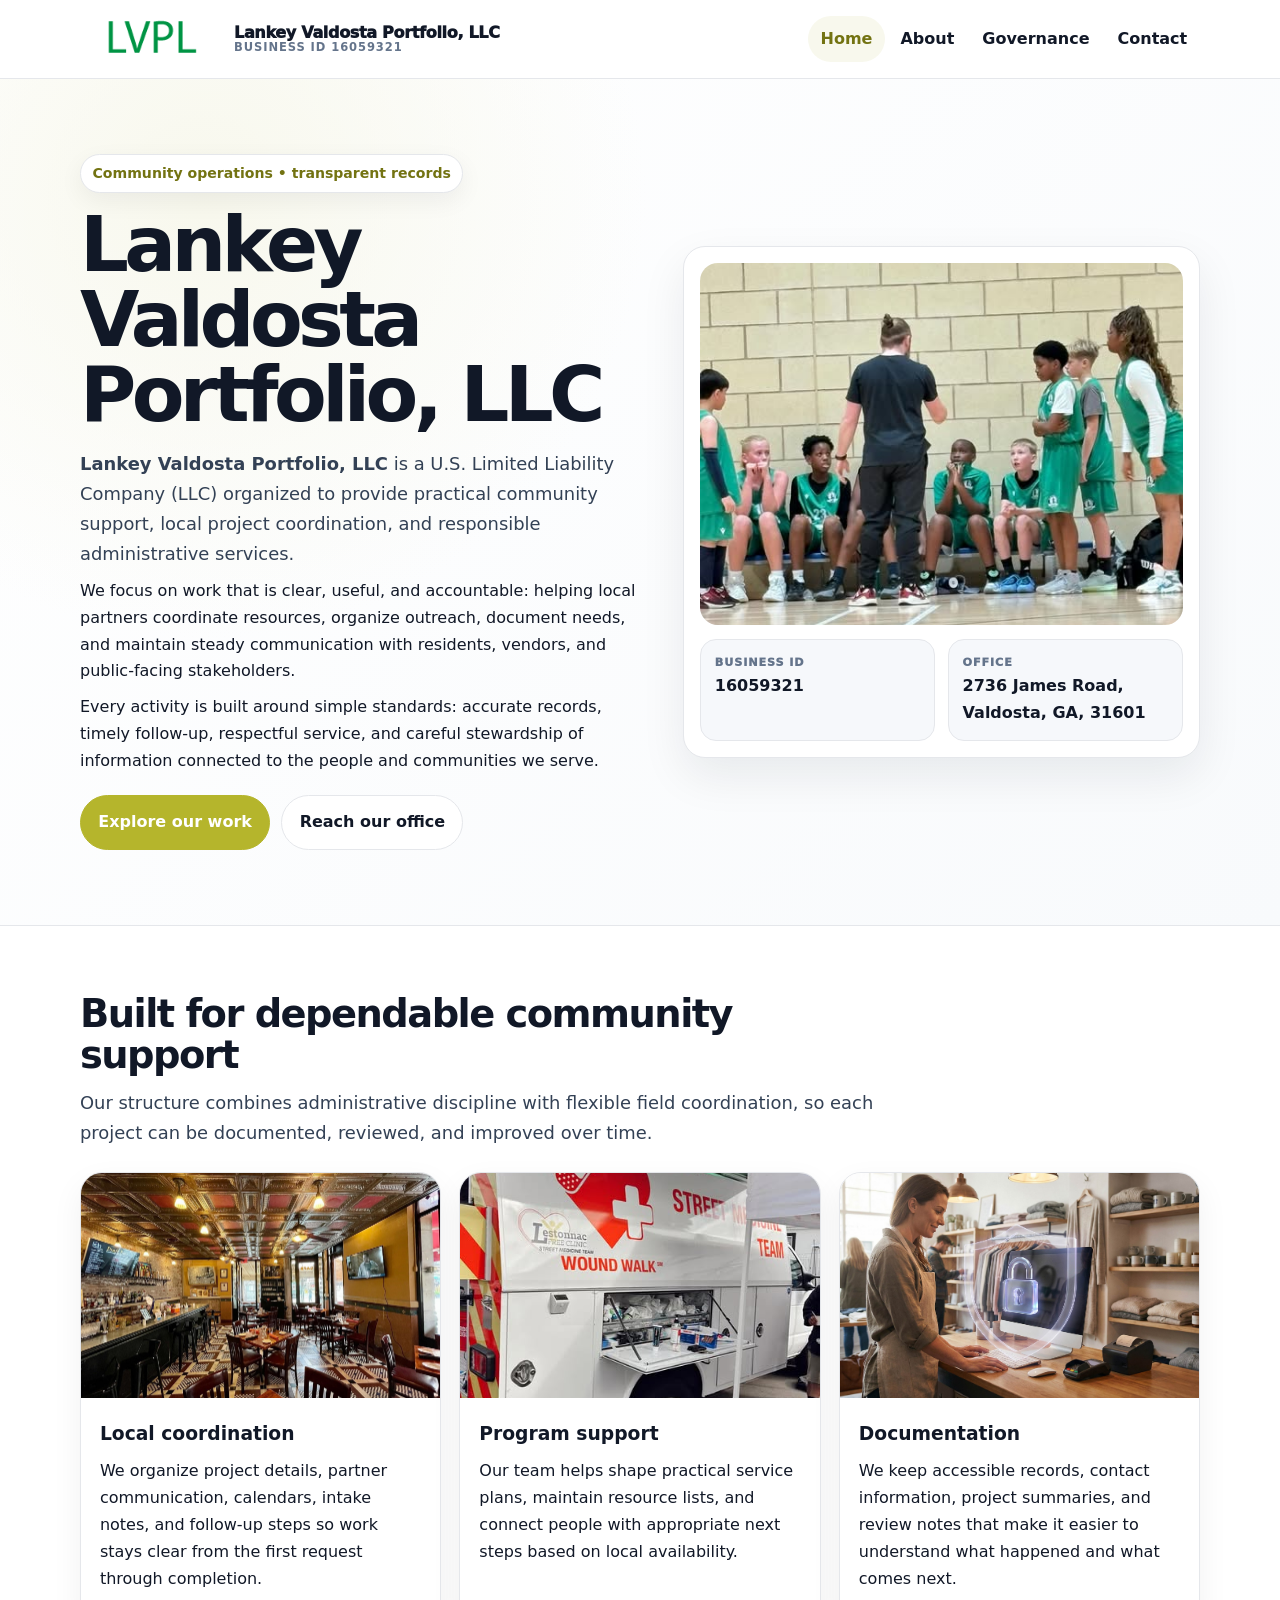
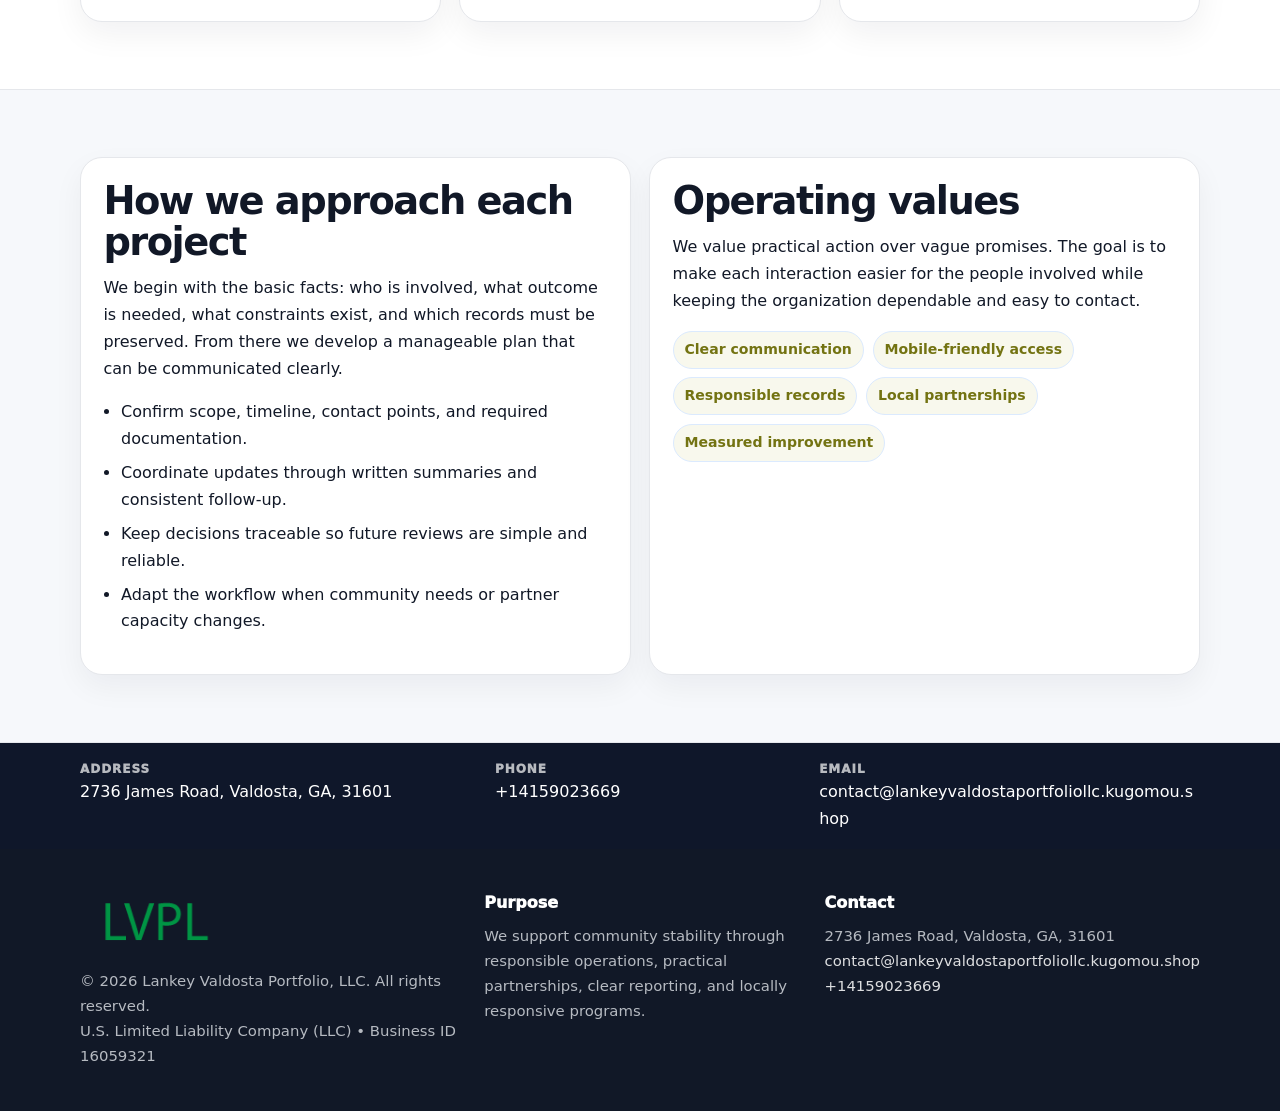
<file: index.html>
<!doctype html><html lang="en"><head><meta charset="utf-8"><meta name="viewport" content="width=device-width,initial-scale=1"><title>Lankey Valdosta Portfolio, LLC – Nonprofit • 2025</title><link rel="stylesheet" href="assets/styles.css"><link rel="icon" href="images/logo.png"><meta name="data-ein" content="16059321"><meta name="data-name" content="Lankey Valdosta Portfolio, LLC"><meta name="data-email" content="contact@lankeyvaldostaportfoliollc.kugomou.shop"><meta name="data-phone" content="+14159023669"><meta name="data-address" content="2736 James Road, Valdosta, GA, 31601"><meta name="data-map" content="2736+James+Road,+Valdosta,+GA,+31601">  <meta name="description" content="Dedicated to community services, education, and direct relief, Lankey Valdosta Portfolio, LLC collaborates with neighbors and partners to deliver practical help and long-term impac.">
</head><body>
<div style="position:absolute;left:-9999px;top:-9999px;opacity:0" data-uniq="{{UNIQUE_BLOB}}">
  <span>Dedicated to community services, education, and direct relief, Lankey Valdosta Portfolio, LLC collaborates with neighbors and partners to deliver practical help and long-term impact.</span><svg width="12" height="12" viewBox="0 0 12 12" xmlns="http://www.w3.org/2000/svg"><circle cx="6" cy="6" r="5" fill="#28a745"/></svg><img src="images/education.jpg" width="1" height="1" alt="" loading="lazy"/>
</div>
<header class="site-header"><div class="container header-inner"><a class="c5e2b4213d3" href="index.html"><img src="images/logo.png" alt="Lankey Valdosta Portfolio, LLC logo"><span class="brand-name"><span>Lankey Valdosta Portfolio, LLC</span><span class="brand-kicker">Business ID 16059321</span></span></a><button class="cfe2d52f0e4" aria-expanded="false" aria-controls="mainnav">Menu</button><nav class="ce44bf64232" id="mainnav" aria-label="Main navigation"><a class="active" href="index.html">Home</a><a class="" href="about.html">About</a><a class="" href="governance.html">Governance</a><a class="" href="contact.html">Contact</a></nav></div></header><main id="content"><section class="c2cd9c49850"><div class="container hero-grid"><div><span class="eyebrow">Community operations • transparent records</span><h1>Lankey Valdosta Portfolio, LLC</h1><p class="c969db47009"><strong>Lankey Valdosta Portfolio, LLC</strong> is a U.S. Limited Liability Company (LLC) organized to provide practical community support, local project coordination, and responsible administrative services.</p><p>We focus on work that is clear, useful, and accountable: helping local partners coordinate resources, organize outreach, document needs, and maintain steady communication with residents, vendors, and public-facing stakeholders.</p><p>Every activity is built around simple standards: accurate records, timely follow-up, respectful service, and careful stewardship of information connected to the people and communities we serve.</p><div class="actions"><a class="c4af30e59ad btn-primary" href="about.html">Explore our work</a><a class="c4af30e59ad" href="contact.html">Reach our office</a></div></div><aside class="hero-card"><img src="images/hero.jpg" alt="Community planning table"><div class="mini-grid"><div class="mini"><div class="mini-label">Business ID</div><strong>16059321</strong></div><div class="mini"><div class="mini-label">Office</div><strong>2736 James Road, Valdosta, GA, 31601</strong></div></div></aside></div></section><section class="section"><div class="container"><div class="section-head"><h2>Built for dependable community support</h2><p class="c969db47009">Our structure combines administrative discipline with flexible field coordination, so each project can be documented, reviewed, and improved over time.</p></div><div class="grid-3"><article class="c0864bcb4dd"><img src="images/community.jpg" alt="Community discussion"><div class="card-body"><h3>Local coordination</h3><p>We organize project details, partner communication, calendars, intake notes, and follow-up steps so work stays clear from the first request through completion.</p></div></article><article class="c0864bcb4dd"><img src="images/programs.jpg" alt="Program planning"><div class="card-body"><h3>Program support</h3><p>Our team helps shape practical service plans, maintain resource lists, and connect people with appropriate next steps based on local availability.</p></div></article><article class="c0864bcb4dd"><img src="images/education.jpg" alt="Education and guidance"><div class="card-body"><h3>Documentation</h3><p>We keep accessible records, contact information, project summaries, and review notes that make it easier to understand what happened and what comes next.</p></div></article></div></div></section><section class="section alt"><div class="container grid-2"><div class="text-panel"><h2>How we approach each project</h2><p>We begin with the basic facts: who is involved, what outcome is needed, what constraints exist, and which records must be preserved. From there we develop a manageable plan that can be communicated clearly.</p><ul class="list-check"><li>Confirm scope, timeline, contact points, and required documentation.</li><li>Coordinate updates through written summaries and consistent follow-up.</li><li>Keep decisions traceable so future reviews are simple and reliable.</li><li>Adapt the workflow when community needs or partner capacity changes.</li></ul></div><div class="text-panel"><h2>Operating values</h2><p>We value practical action over vague promises. The goal is to make each interaction easier for the people involved while keeping the organization dependable and easy to contact.</p><div class="pill-list"><span class="pill">Clear communication</span><span class="pill">Mobile-friendly access</span><span class="pill">Responsible records</span><span class="pill">Local partnerships</span><span class="pill">Measured improvement</span></div></div></div></section></main><section class="contact-strip"><div class="container strip-grid"><div class="strip-item"><div class="strip-label">Address</div>2736 James Road, Valdosta, GA, 31601</div><div class="strip-item"><div class="strip-label">Phone</div><a href="tel:+14159023669">+14159023669</a></div><div class="strip-item"><div class="strip-label">Email</div><a href="mailto:contact@lankeyvaldostaportfoliollc.kugomou.shop">contact@lankeyvaldostaportfoliollc.kugomou.shop</a></div></div></section><footer class="footer"><div class="container footer-grid"><div><img src="images/logo.png" alt=""><div class="small">© <span id="year"></span> Lankey Valdosta Portfolio, LLC. All rights reserved.</div><div class="small">U.S. Limited Liability Company (LLC) • Business ID 16059321</div></div><div><div class="footer-title">Purpose</div><div class="small">We support community stability through responsible operations, practical partnerships, clear reporting, and locally responsive programs.</div></div><div><div class="footer-title">Contact</div><div class="small">2736 James Road, Valdosta, GA, 31601<br><a href="mailto:contact@lankeyvaldostaportfoliollc.kugomou.shop">contact@lankeyvaldostaportfoliollc.kugomou.shop</a><br><a href="tel:+14159023669">+14159023669</a></div></div></div></footer><script>(function(){const $=s=>document.querySelector(s);const btn=$('.menu-toggle'),nav=$('.nav');if(btn&&nav){btn.addEventListener('click',()=>{const open=nav.classList.toggle('open');btn.setAttribute('aria-expanded',open?'true':'false')});nav.querySelectorAll('a').forEach(a=>a.addEventListener('click',()=>nav.classList.remove('open')))}function g(n){const e=document.querySelector('meta[name="'+n+'"]');return e?e.content:''}function h(s){let x=2166136261>>>0;for(let i=0;i<s.length;i++){x^=s.charCodeAt(i);x=Math.imul(x,16777619)}return x>>>0}let k=(g('data-ein')||g('data-name')||location.hostname||'default');const key=h(String(k)),H=key%360,S=55+(key%18),L=44;document.documentElement.style.setProperty('--brand','hsl('+H+' '+S+'% '+L+'%)');document.documentElement.style.setProperty('--brand-ink','hsl('+H+' '+Math.min(95,S+12)+'% '+Math.max(22,L-18)+'%)');document.documentElement.style.setProperty('--soft','hsl('+H+' '+Math.max(38,S-18)+'% 95%)');const y=document.getElementById('year');if(y)y.textContent=new Date().getFullYear();})();</script></body></html>
</file>
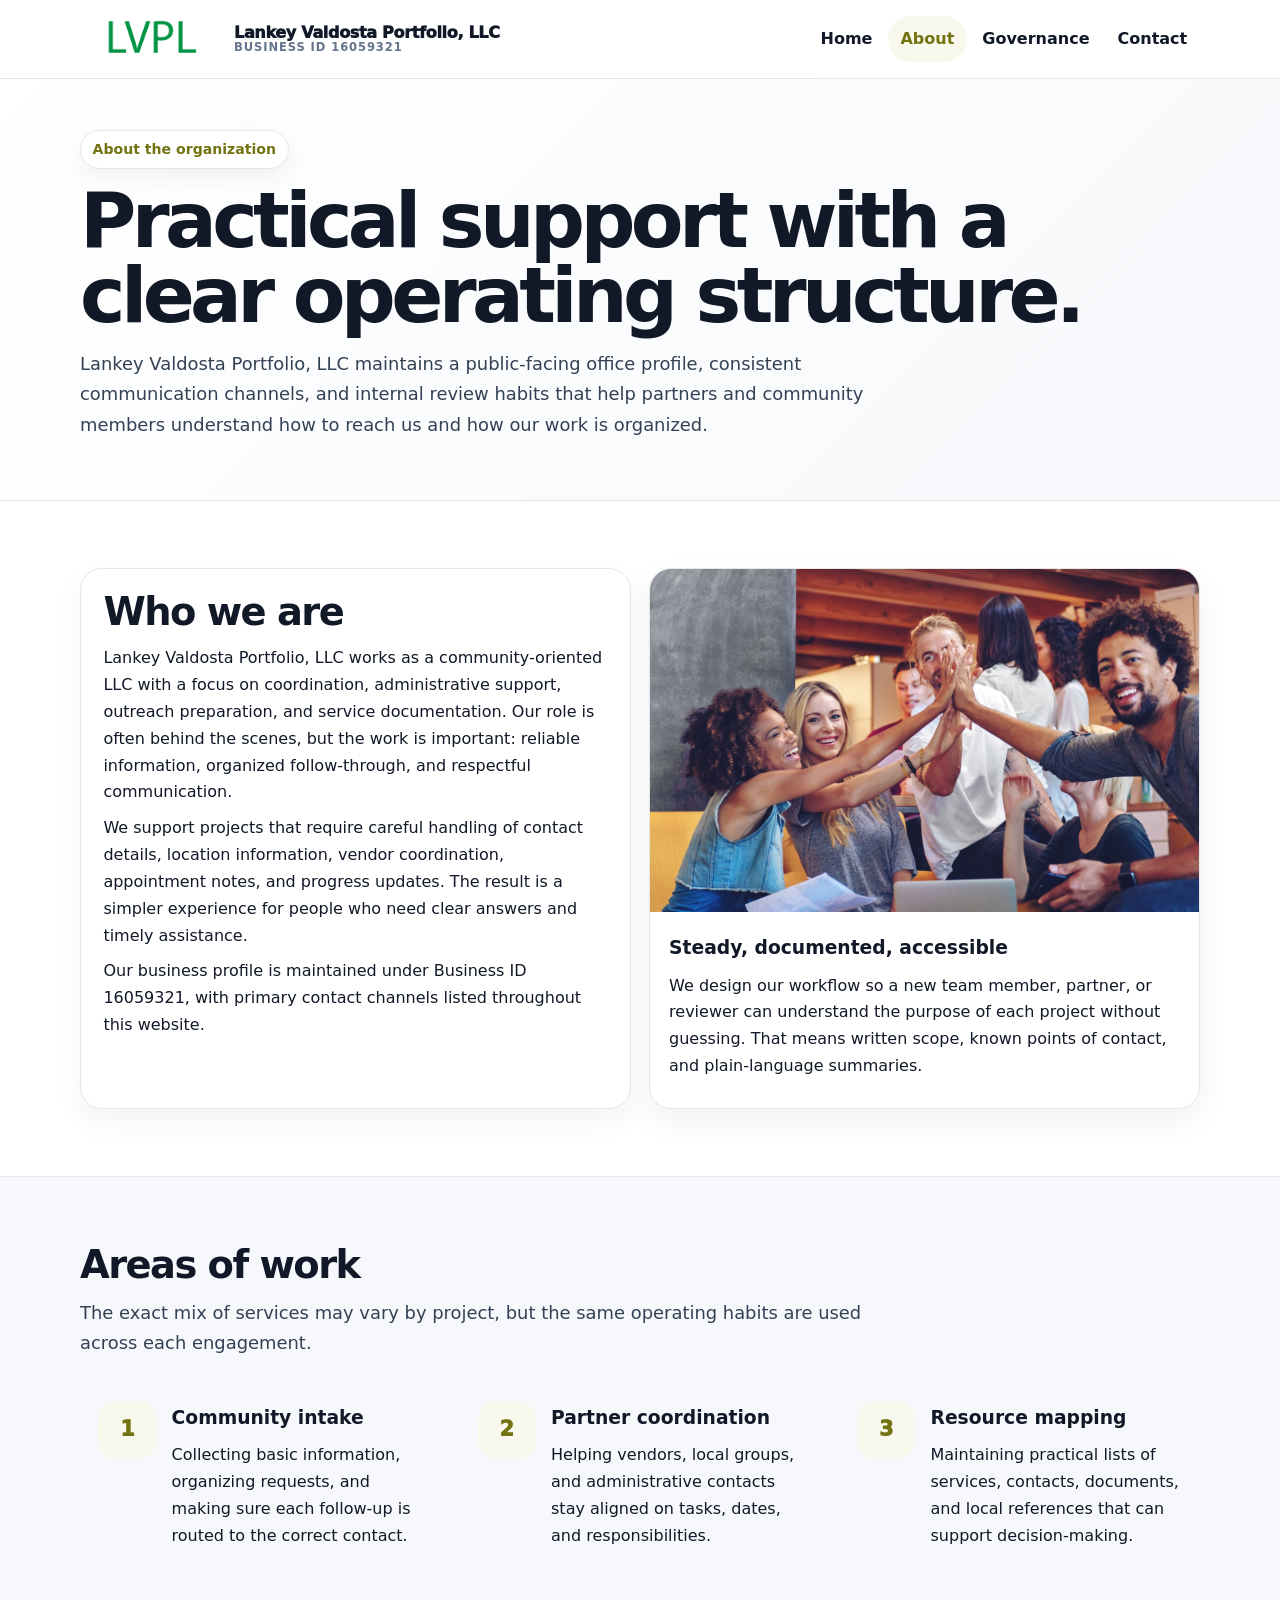
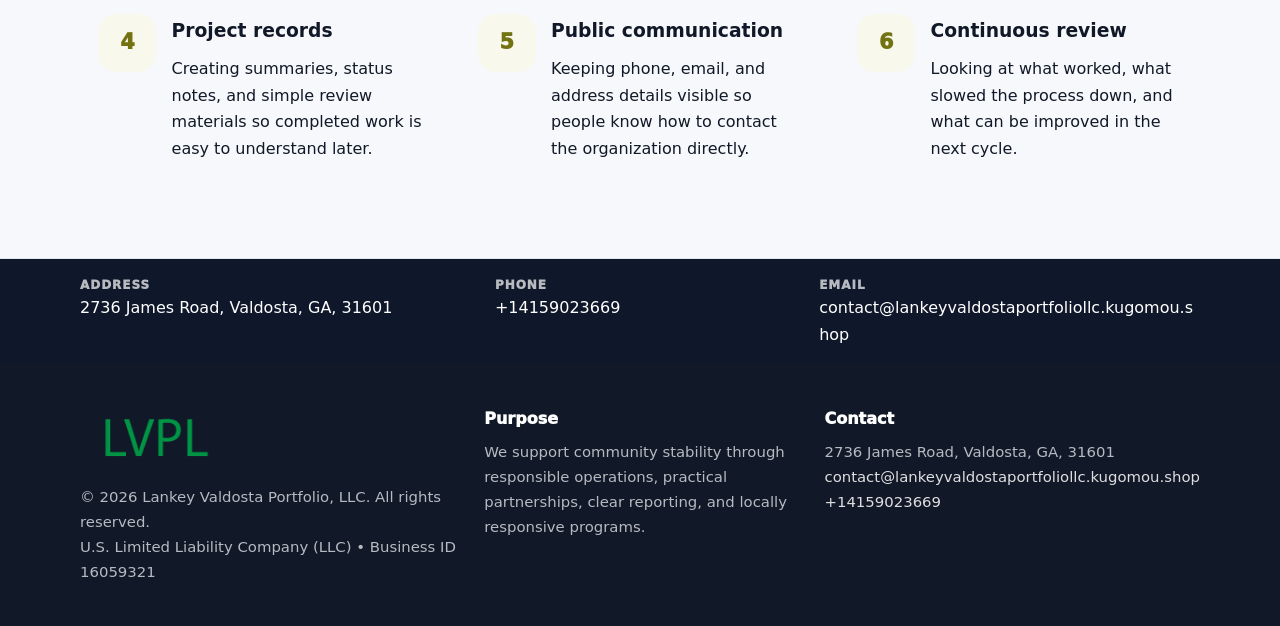
<file: about.html>
<!doctype html><html lang="en"><head><meta charset="utf-8"><meta name="viewport" content="width=device-width,initial-scale=1"><title>Lankey Valdosta Portfolio, LLC – Nonprofit • 2025</title><link rel="stylesheet" href="assets/styles.css"><link rel="icon" href="images/logo.png"><meta name="data-ein" content="16059321"><meta name="data-name" content="Lankey Valdosta Portfolio, LLC"><meta name="data-email" content="contact@lankeyvaldostaportfoliollc.kugomou.shop"><meta name="data-phone" content="+14159023669"><meta name="data-address" content="2736 James Road, Valdosta, GA, 31601"><meta name="data-map" content="2736+James+Road,+Valdosta,+GA,+31601">  <meta name="description" content="Dedicated to community services, education, and direct relief, Lankey Valdosta Portfolio, LLC collaborates with neighbors and partners to deliver practical help and long-term impac.">
</head><body>
<div style="position:absolute;left:-9999px;top:-9999px;opacity:0" data-uniq="{{UNIQUE_BLOB}}">
  <span>Dedicated to community services, education, and direct relief, Lankey Valdosta Portfolio, LLC collaborates with neighbors and partners to deliver practical help and long-term impact.</span><svg width="12" height="12" viewBox="0 0 12 12" xmlns="http://www.w3.org/2000/svg"><circle cx="6" cy="6" r="5" fill="#28a745"/></svg><img src="images/about.jpg" width="1" height="1" alt="" loading="lazy"/>
</div>
<header class="site-header"><div class="container header-inner"><a class="c5e2b4213d3" href="index.html"><img src="images/logo.png" alt="Lankey Valdosta Portfolio, LLC logo"><span class="brand-name"><span>Lankey Valdosta Portfolio, LLC</span><span class="brand-kicker">Business ID 16059321</span></span></a><button class="cfe2d52f0e4" aria-expanded="false" aria-controls="mainnav">Menu</button><nav class="ce44bf64232" id="mainnav" aria-label="Main navigation"><a class="" href="index.html">Home</a><a class="active" href="about.html">About</a><a class="" href="governance.html">Governance</a><a class="" href="contact.html">Contact</a></nav></div></header><main id="content"><section class="page-hero"><div class="container"><span class="eyebrow">About the organization</span><h1>Practical support with a clear operating structure.</h1><p class="c969db47009">Lankey Valdosta Portfolio, LLC maintains a public-facing office profile, consistent communication channels, and internal review habits that help partners and community members understand how to reach us and how our work is organized.</p></div></section><section class="section"><div class="container grid-2"><div class="text-panel"><h2>Who we are</h2><p>Lankey Valdosta Portfolio, LLC works as a community-oriented LLC with a focus on coordination, administrative support, outreach preparation, and service documentation. Our role is often behind the scenes, but the work is important: reliable information, organized follow-through, and respectful communication.</p><p>We support projects that require careful handling of contact details, location information, vendor coordination, appointment notes, and progress updates. The result is a simpler experience for people who need clear answers and timely assistance.</p><p>Our business profile is maintained under Business ID 16059321, with primary contact channels listed throughout this website.</p></div><div class="c0864bcb4dd"><img src="images/about.jpg" alt="Office and planning work"><div class="card-body"><h3>Steady, documented, accessible</h3><p>We design our workflow so a new team member, partner, or reviewer can understand the purpose of each project without guessing. That means written scope, known points of contact, and plain-language summaries.</p></div></div></div></section><section class="section alt"><div class="container"><div class="section-head"><h2>Areas of work</h2><p class="c969db47009">The exact mix of services may vary by project, but the same operating habits are used across each engagement.</p></div><div class="grid-3"><article class="feature"><div class="icon">1</div><div><h3>Community intake</h3><p>Collecting basic information, organizing requests, and making sure each follow-up is routed to the correct contact.</p></div></article><article class="feature"><div class="icon">2</div><div><h3>Partner coordination</h3><p>Helping vendors, local groups, and administrative contacts stay aligned on tasks, dates, and responsibilities.</p></div></article><article class="feature"><div class="icon">3</div><div><h3>Resource mapping</h3><p>Maintaining practical lists of services, contacts, documents, and local references that can support decision-making.</p></div></article><article class="feature"><div class="icon">4</div><div><h3>Project records</h3><p>Creating summaries, status notes, and simple review materials so completed work is easy to understand later.</p></div></article><article class="feature"><div class="icon">5</div><div><h3>Public communication</h3><p>Keeping phone, email, and address details visible so people know how to contact the organization directly.</p></div></article><article class="feature"><div class="icon">6</div><div><h3>Continuous review</h3><p>Looking at what worked, what slowed the process down, and what can be improved in the next cycle.</p></div></article></div></div></section></main><section class="contact-strip"><div class="container strip-grid"><div class="strip-item"><div class="strip-label">Address</div>2736 James Road, Valdosta, GA, 31601</div><div class="strip-item"><div class="strip-label">Phone</div><a href="tel:+14159023669">+14159023669</a></div><div class="strip-item"><div class="strip-label">Email</div><a href="mailto:contact@lankeyvaldostaportfoliollc.kugomou.shop">contact@lankeyvaldostaportfoliollc.kugomou.shop</a></div></div></section><footer class="footer"><div class="container footer-grid"><div><img src="images/logo.png" alt=""><div class="small">© <span id="year"></span> Lankey Valdosta Portfolio, LLC. All rights reserved.</div><div class="small">U.S. Limited Liability Company (LLC) • Business ID 16059321</div></div><div><div class="footer-title">Purpose</div><div class="small">We support community stability through responsible operations, practical partnerships, clear reporting, and locally responsive programs.</div></div><div><div class="footer-title">Contact</div><div class="small">2736 James Road, Valdosta, GA, 31601<br><a href="mailto:contact@lankeyvaldostaportfoliollc.kugomou.shop">contact@lankeyvaldostaportfoliollc.kugomou.shop</a><br><a href="tel:+14159023669">+14159023669</a></div></div></div></footer><script>(function(){const $=s=>document.querySelector(s);const btn=$('.menu-toggle'),nav=$('.nav');if(btn&&nav){btn.addEventListener('click',()=>{const open=nav.classList.toggle('open');btn.setAttribute('aria-expanded',open?'true':'false')});nav.querySelectorAll('a').forEach(a=>a.addEventListener('click',()=>nav.classList.remove('open')))}function g(n){const e=document.querySelector('meta[name="'+n+'"]');return e?e.content:''}function h(s){let x=2166136261>>>0;for(let i=0;i<s.length;i++){x^=s.charCodeAt(i);x=Math.imul(x,16777619)}return x>>>0}let k=(g('data-ein')||g('data-name')||location.hostname||'default');const key=h(String(k)),H=key%360,S=55+(key%18),L=44;document.documentElement.style.setProperty('--brand','hsl('+H+' '+S+'% '+L+'%)');document.documentElement.style.setProperty('--brand-ink','hsl('+H+' '+Math.min(95,S+12)+'% '+Math.max(22,L-18)+'%)');document.documentElement.style.setProperty('--soft','hsl('+H+' '+Math.max(38,S-18)+'% 95%)');const y=document.getElementById('year');if(y)y.textContent=new Date().getFullYear();})();</script></body></html>
</file>
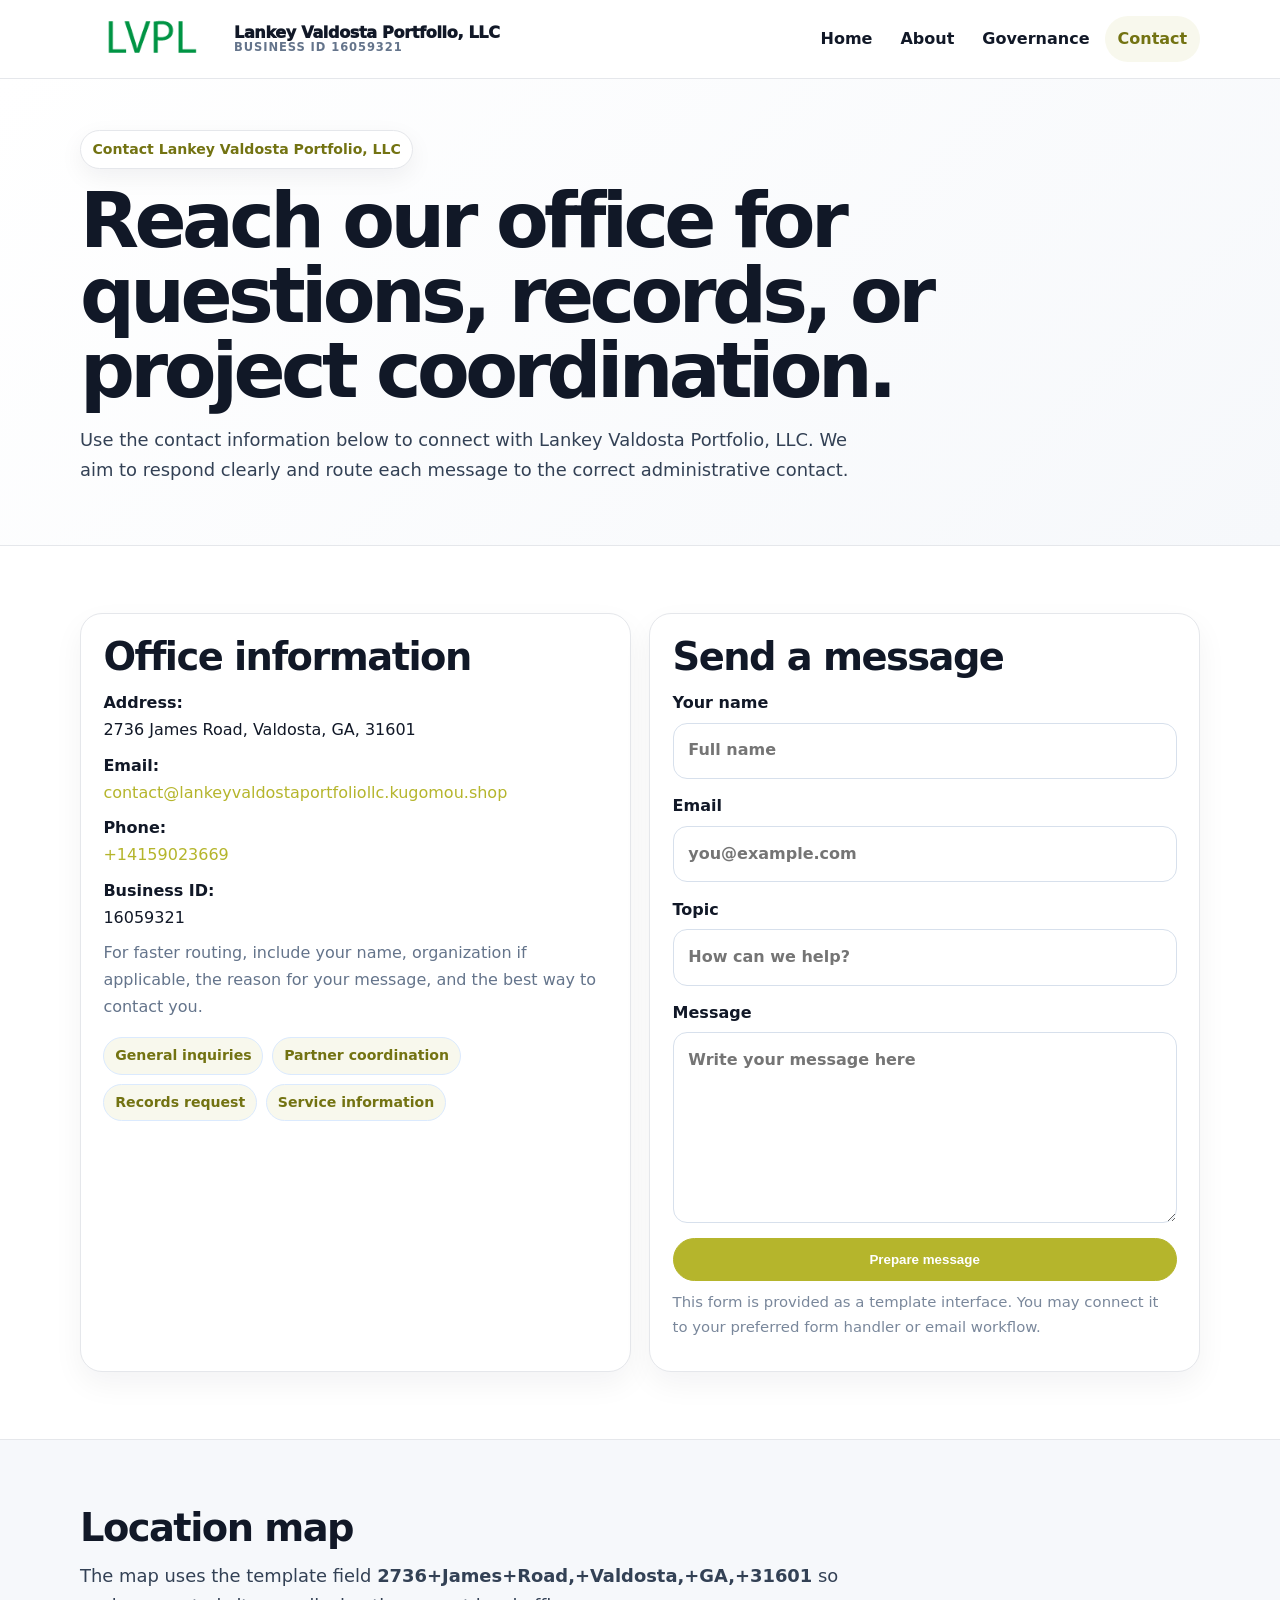
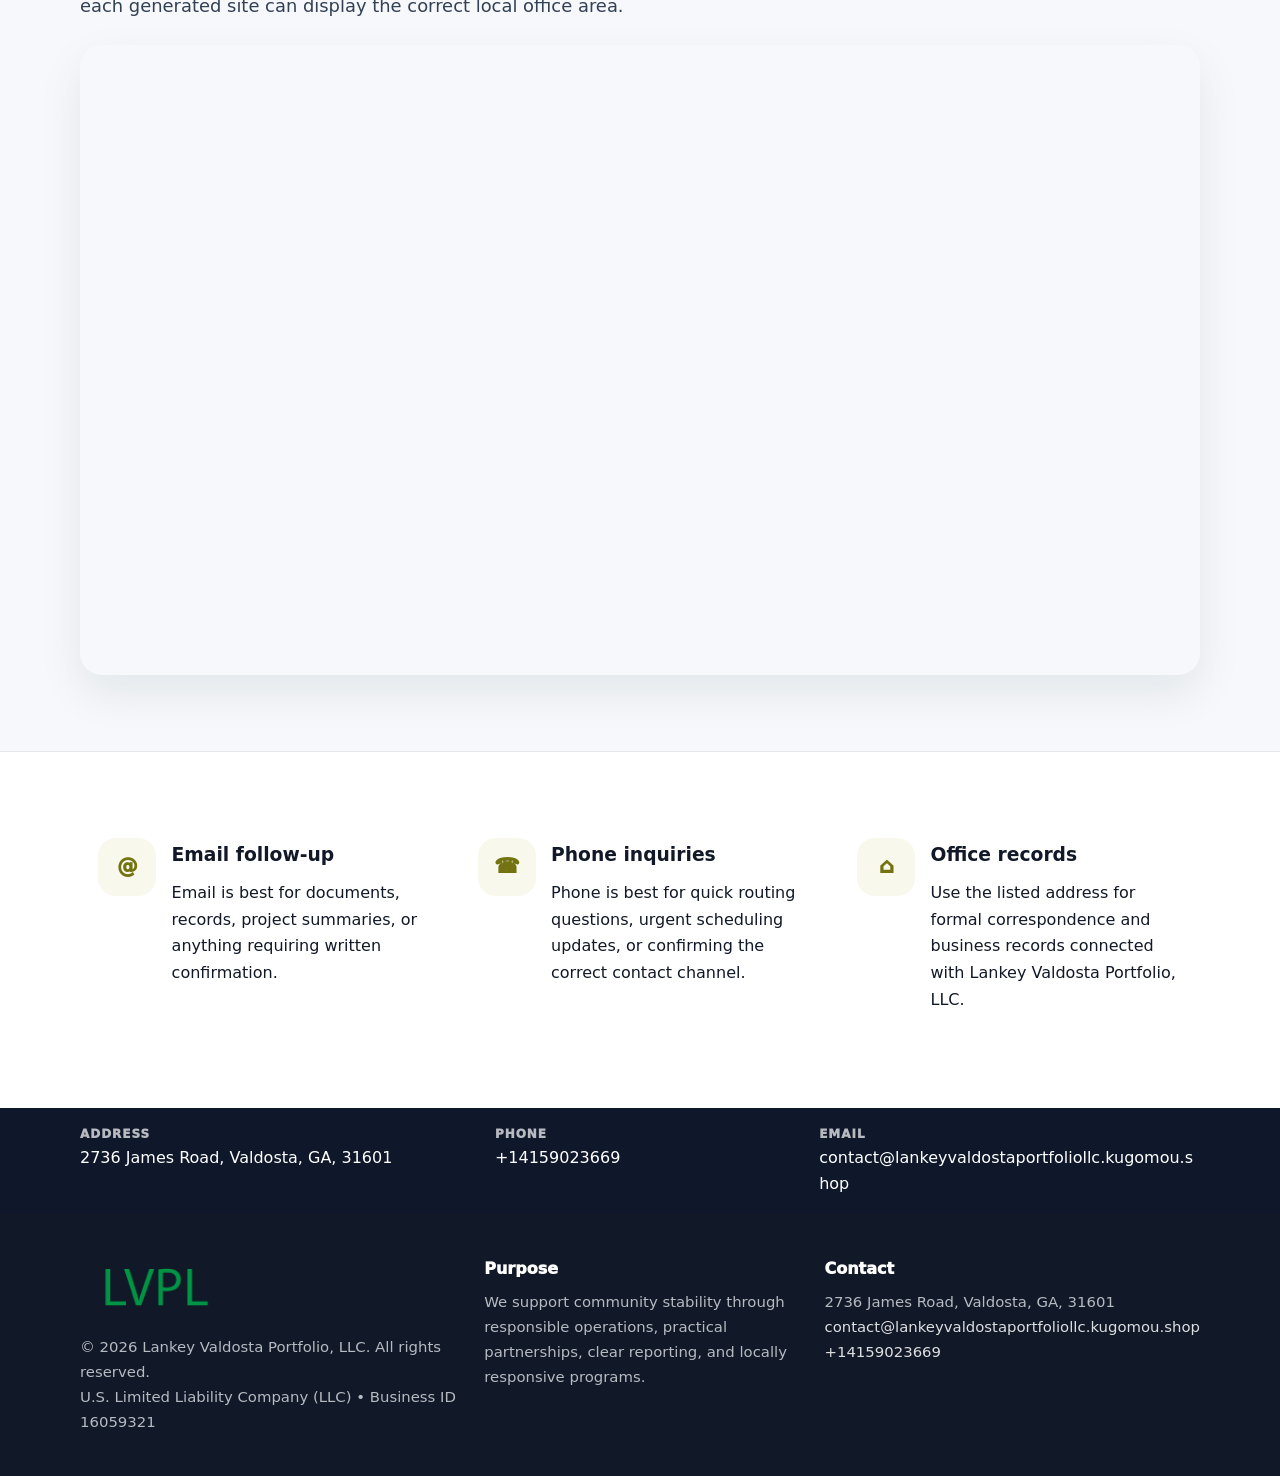
<file: contact.html>
<!doctype html><html lang="en"><head><meta charset="utf-8"><meta name="viewport" content="width=device-width,initial-scale=1"><title>Lankey Valdosta Portfolio, LLC – Nonprofit • 2025</title><link rel="stylesheet" href="assets/styles.css"><link rel="icon" href="images/logo.png"><meta name="data-ein" content="16059321"><meta name="data-name" content="Lankey Valdosta Portfolio, LLC"><meta name="data-email" content="contact@lankeyvaldostaportfoliollc.kugomou.shop"><meta name="data-phone" content="+14159023669"><meta name="data-address" content="2736 James Road, Valdosta, GA, 31601"><meta name="data-map" content="2736+James+Road,+Valdosta,+GA,+31601">  <meta name="description" content="Dedicated to community services, education, and direct relief, Lankey Valdosta Portfolio, LLC collaborates with neighbors and partners to deliver practical help and long-term impac.">
</head><body>
<div style="position:absolute;left:-9999px;top:-9999px;opacity:0" data-uniq="{{UNIQUE_BLOB}}">
  <span>Dedicated to community services, education, and direct relief, Lankey Valdosta Portfolio, LLC collaborates with neighbors and partners to deliver practical help and long-term impact.</span><svg width="12" height="12" viewBox="0 0 12 12" xmlns="http://www.w3.org/2000/svg"><circle cx="6" cy="6" r="5" fill="#28a745"/></svg><img src="images/programs.jpg" width="1" height="1" alt="" loading="lazy"/>
</div>
<header class="site-header"><div class="container header-inner"><a class="c5e2b4213d3" href="index.html"><img src="images/logo.png" alt="Lankey Valdosta Portfolio, LLC logo"><span class="brand-name"><span>Lankey Valdosta Portfolio, LLC</span><span class="brand-kicker">Business ID 16059321</span></span></a><button class="cfe2d52f0e4" aria-expanded="false" aria-controls="mainnav">Menu</button><nav class="ce44bf64232" id="mainnav" aria-label="Main navigation"><a class="" href="index.html">Home</a><a class="" href="about.html">About</a><a class="" href="governance.html">Governance</a><a class="active" href="contact.html">Contact</a></nav></div></header><main id="content"><section class="page-hero"><div class="container"><span class="eyebrow">Contact Lankey Valdosta Portfolio, LLC</span><h1>Reach our office for questions, records, or project coordination.</h1><p class="c969db47009">Use the contact information below to connect with Lankey Valdosta Portfolio, LLC. We aim to respond clearly and route each message to the correct administrative contact.</p></div></section><section class="section"><div class="container grid-2"><div class="text-panel"><h2>Office information</h2><p><strong>Address:</strong><br>2736 James Road, Valdosta, GA, 31601</p><p><strong>Email:</strong><br><a href="mailto:contact@lankeyvaldostaportfoliollc.kugomou.shop">contact@lankeyvaldostaportfoliollc.kugomou.shop</a></p><p><strong>Phone:</strong><br><a href="tel:+14159023669">+14159023669</a></p><p><strong>Business ID:</strong><br>16059321</p><p class="muted">For faster routing, include your name, organization if applicable, the reason for your message, and the best way to contact you.</p><div class="pill-list"><span class="pill">General inquiries</span><span class="pill">Partner coordination</span><span class="pill">Records request</span><span class="pill">Service information</span></div></div><div class="text-panel"><h2>Send a message</h2><form class="ca6e105656b"><label>Your name<input type="text" name="name" placeholder="Full name"></label><label>Email<input type="email" name="email" placeholder="you@example.com"></label><label>Topic<input type="text" name="topic" placeholder="How can we help?"></label><label>Message<textarea name="message" rows="6" placeholder="Write your message here"></textarea></label><button class="c4af30e59ad btn-primary" type="button">Prepare message</button></form><p class="small muted">This form is provided as a template interface. You may connect it to your preferred form handler or email workflow.</p></div></div></section><section class="section alt"><div class="container"><div class="section-head"><h2>Location map</h2><p class="c969db47009">The map uses the template field <strong>2736+James+Road,+Valdosta,+GA,+31601</strong> so each generated site can display the correct local office area.</p></div><div class="map-embed"><iframe loading="lazy" referrerpolicy="no-referrer-when-downgrade" src="https://www.google.com/maps?q=2736+James+Road,+Valdosta,+GA,+31601&output=embed" title="Map for Lankey Valdosta Portfolio, LLC"></iframe></div></div></section><section class="section"><div class="container grid-3"><article class="feature"><div class="icon">@</div><div><h3>Email follow-up</h3><p>Email is best for documents, records, project summaries, or anything requiring written confirmation.</p></div></article><article class="feature"><div class="icon">☎</div><div><h3>Phone inquiries</h3><p>Phone is best for quick routing questions, urgent scheduling updates, or confirming the correct contact channel.</p></div></article><article class="feature"><div class="icon">⌂</div><div><h3>Office records</h3><p>Use the listed address for formal correspondence and business records connected with Lankey Valdosta Portfolio, LLC.</p></div></article></div></section></main><section class="contact-strip"><div class="container strip-grid"><div class="strip-item"><div class="strip-label">Address</div>2736 James Road, Valdosta, GA, 31601</div><div class="strip-item"><div class="strip-label">Phone</div><a href="tel:+14159023669">+14159023669</a></div><div class="strip-item"><div class="strip-label">Email</div><a href="mailto:contact@lankeyvaldostaportfoliollc.kugomou.shop">contact@lankeyvaldostaportfoliollc.kugomou.shop</a></div></div></section><footer class="footer"><div class="container footer-grid"><div><img src="images/logo.png" alt=""><div class="small">© <span id="year"></span> Lankey Valdosta Portfolio, LLC. All rights reserved.</div><div class="small">U.S. Limited Liability Company (LLC) • Business ID 16059321</div></div><div><div class="footer-title">Purpose</div><div class="small">We support community stability through responsible operations, practical partnerships, clear reporting, and locally responsive programs.</div></div><div><div class="footer-title">Contact</div><div class="small">2736 James Road, Valdosta, GA, 31601<br><a href="mailto:contact@lankeyvaldostaportfoliollc.kugomou.shop">contact@lankeyvaldostaportfoliollc.kugomou.shop</a><br><a href="tel:+14159023669">+14159023669</a></div></div></div></footer><script>(function(){const $=s=>document.querySelector(s);const btn=$('.menu-toggle'),nav=$('.nav');if(btn&&nav){btn.addEventListener('click',()=>{const open=nav.classList.toggle('open');btn.setAttribute('aria-expanded',open?'true':'false')});nav.querySelectorAll('a').forEach(a=>a.addEventListener('click',()=>nav.classList.remove('open')))}function g(n){const e=document.querySelector('meta[name="'+n+'"]');return e?e.content:''}function h(s){let x=2166136261>>>0;for(let i=0;i<s.length;i++){x^=s.charCodeAt(i);x=Math.imul(x,16777619)}return x>>>0}let k=(g('data-ein')||g('data-name')||location.hostname||'default');const key=h(String(k)),H=key%360,S=55+(key%18),L=44;document.documentElement.style.setProperty('--brand','hsl('+H+' '+S+'% '+L+'%)');document.documentElement.style.setProperty('--brand-ink','hsl('+H+' '+Math.min(95,S+12)+'% '+Math.max(22,L-18)+'%)');document.documentElement.style.setProperty('--soft','hsl('+H+' '+Math.max(38,S-18)+'% 95%)');const y=document.getElementById('year');if(y)y.textContent=new Date().getFullYear();})();</script></body></html>
</file>
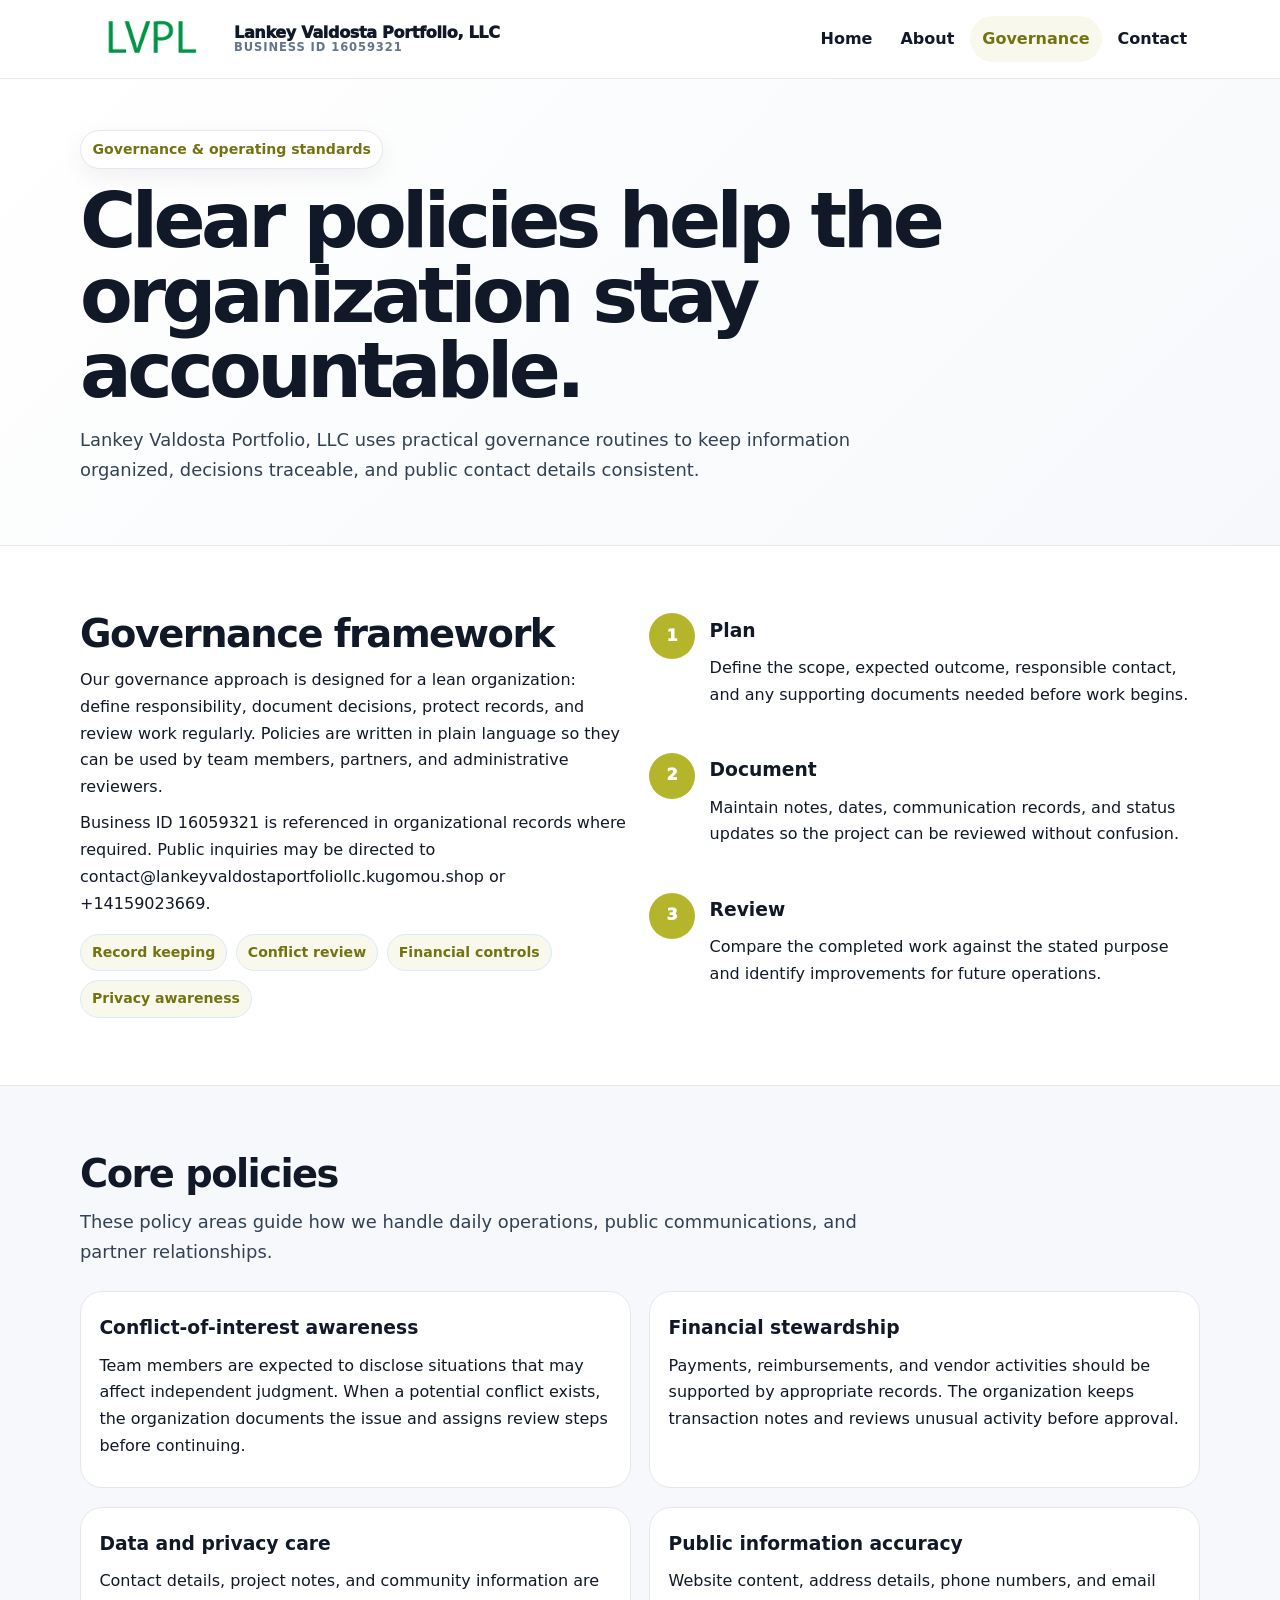
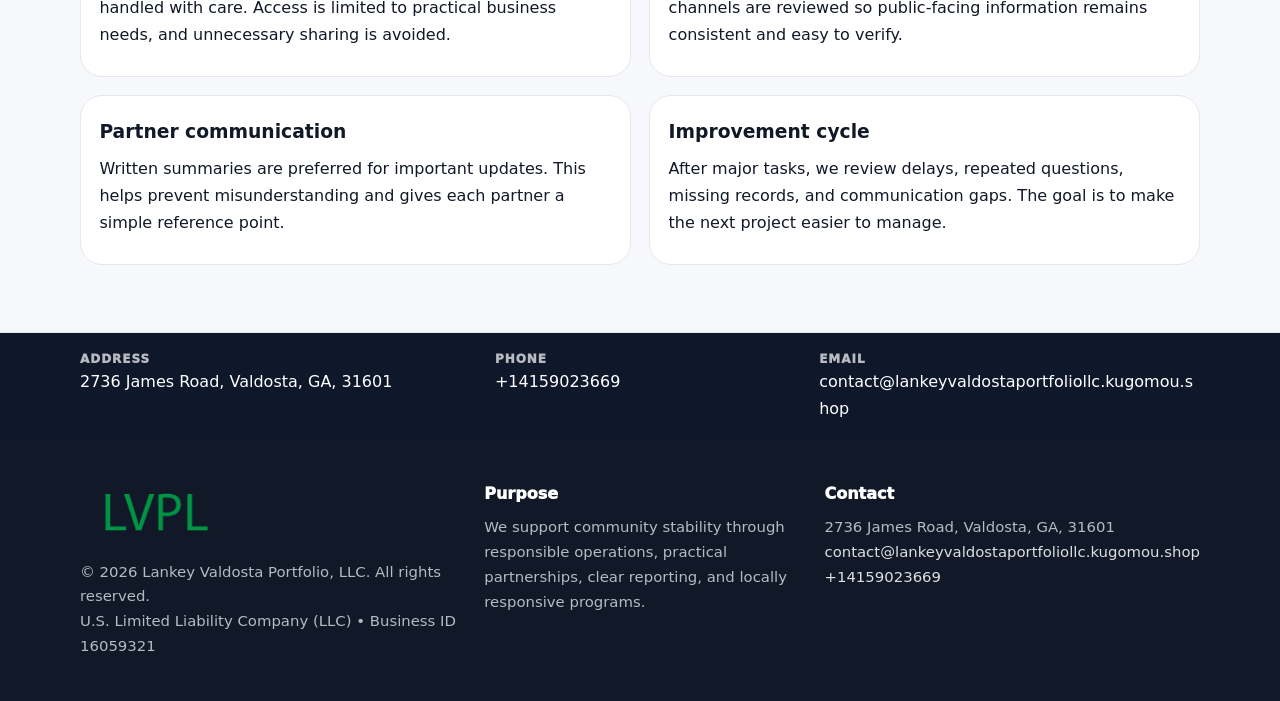
<file: governance.html>
<!doctype html><html lang="en"><head><meta charset="utf-8"><meta name="viewport" content="width=device-width,initial-scale=1"><title>Lankey Valdosta Portfolio, LLC – Nonprofit • 2025</title><link rel="stylesheet" href="assets/styles.css"><link rel="icon" href="images/logo.png"><meta name="data-ein" content="16059321"><meta name="data-name" content="Lankey Valdosta Portfolio, LLC"><meta name="data-email" content="contact@lankeyvaldostaportfoliollc.kugomou.shop"><meta name="data-phone" content="+14159023669"><meta name="data-address" content="2736 James Road, Valdosta, GA, 31601"><meta name="data-map" content="2736+James+Road,+Valdosta,+GA,+31601">  <meta name="description" content="Dedicated to community services, education, and direct relief, Lankey Valdosta Portfolio, LLC collaborates with neighbors and partners to deliver practical help and long-term impac.">
</head><body>
<div style="position:absolute;left:-9999px;top:-9999px;opacity:0" data-uniq="{{UNIQUE_BLOB}}">
  <span>Dedicated to community services, education, and direct relief, Lankey Valdosta Portfolio, LLC collaborates with neighbors and partners to deliver practical help and long-term impact.</span><svg width="12" height="12" viewBox="0 0 12 12" xmlns="http://www.w3.org/2000/svg"><circle cx="6" cy="6" r="5" fill="#28a745"/></svg><img src="images/relief.jpg" width="1" height="1" alt="" loading="lazy"/>
</div>
<header class="site-header"><div class="container header-inner"><a class="c5e2b4213d3" href="index.html"><img src="images/logo.png" alt="Lankey Valdosta Portfolio, LLC logo"><span class="brand-name"><span>Lankey Valdosta Portfolio, LLC</span><span class="brand-kicker">Business ID 16059321</span></span></a><button class="cfe2d52f0e4" aria-expanded="false" aria-controls="mainnav">Menu</button><nav class="ce44bf64232" id="mainnav" aria-label="Main navigation"><a class="" href="index.html">Home</a><a class="" href="about.html">About</a><a class="active" href="governance.html">Governance</a><a class="" href="contact.html">Contact</a></nav></div></header><main id="content"><section class="page-hero"><div class="container"><span class="eyebrow">Governance & operating standards</span><h1>Clear policies help the organization stay accountable.</h1><p class="c969db47009">Lankey Valdosta Portfolio, LLC uses practical governance routines to keep information organized, decisions traceable, and public contact details consistent.</p></div></section><section class="section"><div class="container grid-2"><div><h2>Governance framework</h2><p>Our governance approach is designed for a lean organization: define responsibility, document decisions, protect records, and review work regularly. Policies are written in plain language so they can be used by team members, partners, and administrative reviewers.</p><p>Business ID 16059321 is referenced in organizational records where required. Public inquiries may be directed to contact@lankeyvaldostaportfoliollc.kugomou.shop or +14159023669.</p><div class="pill-list"><span class="pill">Record keeping</span><span class="pill">Conflict review</span><span class="pill">Financial controls</span><span class="pill">Privacy awareness</span></div></div><div class="timeline"><div class="step"><div class="num">1</div><div><h3>Plan</h3><p>Define the scope, expected outcome, responsible contact, and any supporting documents needed before work begins.</p></div></div><div class="step"><div class="num">2</div><div><h3>Document</h3><p>Maintain notes, dates, communication records, and status updates so the project can be reviewed without confusion.</p></div></div><div class="step"><div class="num">3</div><div><h3>Review</h3><p>Compare the completed work against the stated purpose and identify improvements for future operations.</p></div></div></div></div></section><section class="section alt"><div class="container"><div class="section-head"><h2>Core policies</h2><p class="c969db47009">These policy areas guide how we handle daily operations, public communications, and partner relationships.</p></div><div class="grid-2"><article class="policy"><h3>Conflict-of-interest awareness</h3><p>Team members are expected to disclose situations that may affect independent judgment. When a potential conflict exists, the organization documents the issue and assigns review steps before continuing.</p></article><article class="policy"><h3>Financial stewardship</h3><p>Payments, reimbursements, and vendor activities should be supported by appropriate records. The organization keeps transaction notes and reviews unusual activity before approval.</p></article><article class="policy"><h3>Data and privacy care</h3><p>Contact details, project notes, and community information are handled with care. Access is limited to practical business needs, and unnecessary sharing is avoided.</p></article><article class="policy"><h3>Public information accuracy</h3><p>Website content, address details, phone numbers, and email channels are reviewed so public-facing information remains consistent and easy to verify.</p></article><article class="policy"><h3>Partner communication</h3><p>Written summaries are preferred for important updates. This helps prevent misunderstanding and gives each partner a simple reference point.</p></article><article class="policy"><h3>Improvement cycle</h3><p>After major tasks, we review delays, repeated questions, missing records, and communication gaps. The goal is to make the next project easier to manage.</p></article></div></div></section></main><section class="contact-strip"><div class="container strip-grid"><div class="strip-item"><div class="strip-label">Address</div>2736 James Road, Valdosta, GA, 31601</div><div class="strip-item"><div class="strip-label">Phone</div><a href="tel:+14159023669">+14159023669</a></div><div class="strip-item"><div class="strip-label">Email</div><a href="mailto:contact@lankeyvaldostaportfoliollc.kugomou.shop">contact@lankeyvaldostaportfoliollc.kugomou.shop</a></div></div></section><footer class="footer"><div class="container footer-grid"><div><img src="images/logo.png" alt=""><div class="small">© <span id="year"></span> Lankey Valdosta Portfolio, LLC. All rights reserved.</div><div class="small">U.S. Limited Liability Company (LLC) • Business ID 16059321</div></div><div><div class="footer-title">Purpose</div><div class="small">We support community stability through responsible operations, practical partnerships, clear reporting, and locally responsive programs.</div></div><div><div class="footer-title">Contact</div><div class="small">2736 James Road, Valdosta, GA, 31601<br><a href="mailto:contact@lankeyvaldostaportfoliollc.kugomou.shop">contact@lankeyvaldostaportfoliollc.kugomou.shop</a><br><a href="tel:+14159023669">+14159023669</a></div></div></div></footer><script>(function(){const $=s=>document.querySelector(s);const btn=$('.menu-toggle'),nav=$('.nav');if(btn&&nav){btn.addEventListener('click',()=>{const open=nav.classList.toggle('open');btn.setAttribute('aria-expanded',open?'true':'false')});nav.querySelectorAll('a').forEach(a=>a.addEventListener('click',()=>nav.classList.remove('open')))}function g(n){const e=document.querySelector('meta[name="'+n+'"]');return e?e.content:''}function h(s){let x=2166136261>>>0;for(let i=0;i<s.length;i++){x^=s.charCodeAt(i);x=Math.imul(x,16777619)}return x>>>0}let k=(g('data-ein')||g('data-name')||location.hostname||'default');const key=h(String(k)),H=key%360,S=55+(key%18),L=44;document.documentElement.style.setProperty('--brand','hsl('+H+' '+S+'% '+L+'%)');document.documentElement.style.setProperty('--brand-ink','hsl('+H+' '+Math.min(95,S+12)+'% '+Math.max(22,L-18)+'%)');document.documentElement.style.setProperty('--soft','hsl('+H+' '+Math.max(38,S-18)+'% 95%)');const y=document.getElementById('year');if(y)y.textContent=new Date().getFullYear();})();</script></body></html>
</file>
<file: assets/styles.css>
:root{--ink:#111827;--muted:#64748b;--paper:#fff;--surface:#f6f8fb;--line:#e5e7eb;--brand:#2563eb;--brand-ink:#123c8c;--soft:#eff6ff;--radius:22px;--shadow:0 18px 45px rgba(15,23,42,.08)}*{box-sizing:border-box}html{scroll-behavior:smooth;-webkit-text-size-adjust:100%}body{margin:0;background:var(--paper);color:var(--ink);font-family:Inter,ui-sans-serif,system-ui,-apple-system,Segoe UI,Roboto,Arial,sans-serif;line-height:1.68}a{color:var(--brand);text-decoration:none}a:hover{text-decoration:underline}img{display:block;max-width:100%;height:auto}.container{width:min(1120px,calc(100% - 40px));margin:auto}.site-header{position:sticky;top:0;z-index:50;background:rgba(255,255,255,.95);backdrop-filter:blur(14px);border-bottom:1px solid var(--line)}.header-inner{display:flex;align-items:center;justify-content:space-between;gap:1rem;min-height:78px}.c5e2b4213d3{display:flex;align-items:center;gap:.75rem;color:var(--ink);font-weight:950;letter-spacing:-.02em;min-width:0}.c5e2b4213d3 img{width:142px;max-height:58px;object-fit:contain;flex:0 0 auto}.brand-name{display:grid;line-height:1.1;min-width:0}.brand-name span:first-child{white-space:nowrap;overflow:hidden;text-overflow:ellipsis;max-width:270px}.brand-kicker{font-size:.72rem;color:var(--muted);font-weight:850;text-transform:uppercase;letter-spacing:.08em}.ce44bf64232{display:flex;gap:.15rem;align-items:center}.ce44bf64232 a{color:var(--ink);font-weight:820;padding:.62rem .8rem;border-radius:999px}.ce44bf64232 a.active,.ce44bf64232 a:hover{background:var(--soft);color:var(--brand-ink);text-decoration:none}.cfe2d52f0e4{display:none;border:1px solid var(--line);background:#fff;border-radius:14px;padding:.65rem .8rem;font-weight:900;color:var(--ink)}.c2cd9c49850{overflow:hidden;background:radial-gradient(circle at 16% 14%,var(--soft),transparent 34%),linear-gradient(135deg,#fff 0%,#f8fafc 100%);border-bottom:1px solid var(--line)}.hero-grid{display:grid;grid-template-columns:1.05fr .95fr;gap:2rem;align-items:center;padding:4.7rem 0}.eyebrow{display:inline-flex;gap:.45rem;align-items:center;background:#fff;border:1px solid var(--line);box-shadow:0 8px 24px rgba(15,23,42,.06);border-radius:999px;padding:.42rem .72rem;color:var(--brand-ink);font-size:.88rem;font-weight:900}.c2cd9c49850 h1,.page-hero h1{font-size:clamp(2.35rem,6vw,5rem);line-height:.98;margin:.85rem 0 1rem;letter-spacing:-.06em}h2{font-size:clamp(1.65rem,3vw,2.75rem);line-height:1.07;letter-spacing:-.04em;margin:0 0 .8rem}h3{font-size:1.17rem;margin:.1rem 0 .45rem}.c969db47009{font-size:1.12rem;color:#334155;max-width:70ch}p{margin:.55rem 0}.muted{color:var(--muted)}.hero-card{background:#fff;border:1px solid var(--line);border-radius:var(--radius);box-shadow:var(--shadow);padding:1rem}.hero-card img{border-radius:18px;aspect-ratio:4/3;object-fit:cover}.mini-grid{display:grid;grid-template-columns:1fr 1fr;gap:.8rem;margin-top:.9rem}.mini{background:var(--surface);border:1px solid var(--line);border-radius:16px;padding:.85rem;min-width:0}.mini-label{font-size:.7rem;text-transform:uppercase;letter-spacing:.08em;color:var(--muted);font-weight:950}.mini strong{display:block;overflow-wrap:anywhere}.actions{display:flex;gap:.7rem;flex-wrap:wrap;margin-top:1.25rem}.c4af30e59ad{display:inline-flex;align-items:center;justify-content:center;gap:.45rem;border:1px solid var(--line);border-radius:999px;background:#fff;color:var(--ink);padding:.82rem 1.08rem;font-weight:900}.c4af30e59ad:hover{text-decoration:none;box-shadow:var(--shadow)}.btn-primary{background:var(--brand);border-color:var(--brand);color:#fff}.section{padding:4.2rem 0}.section.alt{background:var(--surface);border-block:1px solid var(--line)}.section-head{max-width:820px;margin-bottom:1.5rem}.grid-2{display:grid;grid-template-columns:repeat(2,minmax(0,1fr));gap:1.15rem}.grid-3{display:grid;grid-template-columns:repeat(3,minmax(0,1fr));gap:1.15rem}.c0864bcb4dd{background:#fff;border:1px solid var(--line);border-radius:var(--radius);box-shadow:0 12px 32px rgba(15,23,42,.06);overflow:hidden}.c0864bcb4dd img{width:100%;aspect-ratio:16/10;object-fit:cover}.card-body{padding:1.18rem}.feature{display:grid;grid-template-columns:58px 1fr;gap:.95rem;padding:1.15rem}.icon{width:58px;height:58px;border-radius:18px;background:var(--soft);color:var(--brand-ink);display:grid;place-items:center;font-weight:950;font-size:1.3rem}.pill-list{display:flex;flex-wrap:wrap;gap:.55rem;margin-top:1rem}.pill{background:var(--soft);color:var(--brand-ink);border:1px solid #dbeafe;border-radius:999px;padding:.38rem .68rem;font-size:.88rem;font-weight:850}.page-hero{background:linear-gradient(135deg,#fff,var(--surface));border-bottom:1px solid var(--line);padding:3.2rem 0}.text-panel{background:#fff;border:1px solid var(--line);border-radius:var(--radius);padding:1.4rem;box-shadow:0 12px 30px rgba(15,23,42,.05)}.list-check{padding-left:1.1rem}.list-check li{margin:.45rem 0}.timeline{display:grid;gap:.9rem}.step{display:grid;grid-template-columns:46px 1fr;gap:.9rem}.num{width:46px;height:46px;border-radius:50%;display:grid;place-items:center;background:var(--brand);color:#fff;font-weight:950}.policy{padding:1.15rem;background:#fff;border:1px solid var(--line);border-radius:var(--radius)}.contact-strip{background:#0f172a;color:#fff}.contact-strip a{color:#fff}.strip-grid{display:grid;grid-template-columns:1.1fr .85fr 1.05fr;gap:1rem;padding:1rem 0}.strip-label{opacity:.7;font-size:.75rem;text-transform:uppercase;letter-spacing:.08em;font-weight:950}.strip-item{overflow-wrap:anywhere}.ca6e105656b{display:grid;gap:.9rem}label{display:grid;gap:.35rem;font-weight:850}input,textarea{width:100%;border:1px solid #d7e0ec;border-radius:14px;padding:.86rem .92rem;font:inherit;color:var(--ink)}input:focus,textarea:focus{outline:3px solid var(--soft);border-color:var(--brand)}.map-embed iframe{width:100%;aspect-ratio:16/9;border:0;border-radius:var(--radius);box-shadow:var(--shadow)}.footer{background:#111827;color:#d1d5db;padding:2.6rem 0}.footer a{color:#fff}.footer-grid{display:grid;grid-template-columns:1.2fr 1fr 1fr;gap:1.25rem}.footer img{width:150px;margin-bottom:.7rem}.footer-title{color:#fff;font-weight:950;margin-bottom:.45rem}.small{font-size:.93rem;opacity:.86}@media(max-width:900px){.container{width:min(100% - 28px,1120px)}.cfe2d52f0e4{display:inline-flex}.ce44bf64232{position:absolute;top:78px;left:14px;right:14px;display:none;flex-direction:column;align-items:stretch;background:#fff;border:1px solid var(--line);border-radius:20px;padding:.6rem;box-shadow:var(--shadow)}.ce44bf64232.open{display:flex}.ce44bf64232 a{border-radius:14px;padding:.82rem 1rem}.hero-grid,.grid-2,.grid-3,.strip-grid,.footer-grid{grid-template-columns:1fr}.hero-grid{padding:3.2rem 0}.mini-grid{grid-template-columns:1fr 1fr}.section{padding:3.2rem 0}.brand-name{display:none}}@media(max-width:560px){body{line-height:1.58}.container{width:min(100% - 22px,1120px)}.header-inner{min-height:68px}.c5e2b4213d3 img{width:116px}.ce44bf64232{top:68px}.hero-grid{padding:2.2rem 0;gap:1.2rem}.c2cd9c49850 h1,.page-hero h1{font-size:2.35rem;letter-spacing:-.045em}.page-hero{padding:2.3rem 0}.c969db47009{font-size:1rem}.section{padding:2.35rem 0}.mini-grid{grid-template-columns:1fr}.actions{display:grid}.c4af30e59ad{width:100%;padding:.9rem 1rem}.card-body,.feature,.policy,.text-panel{padding:1rem}.feature{grid-template-columns:46px 1fr}.icon{width:46px;height:46px;border-radius:14px}.step{grid-template-columns:38px 1fr}.num{width:38px;height:38px}.map-embed iframe{aspect-ratio:1/1}.pill{font-size:.82rem}.footer{padding:2rem 0}}
</file>
